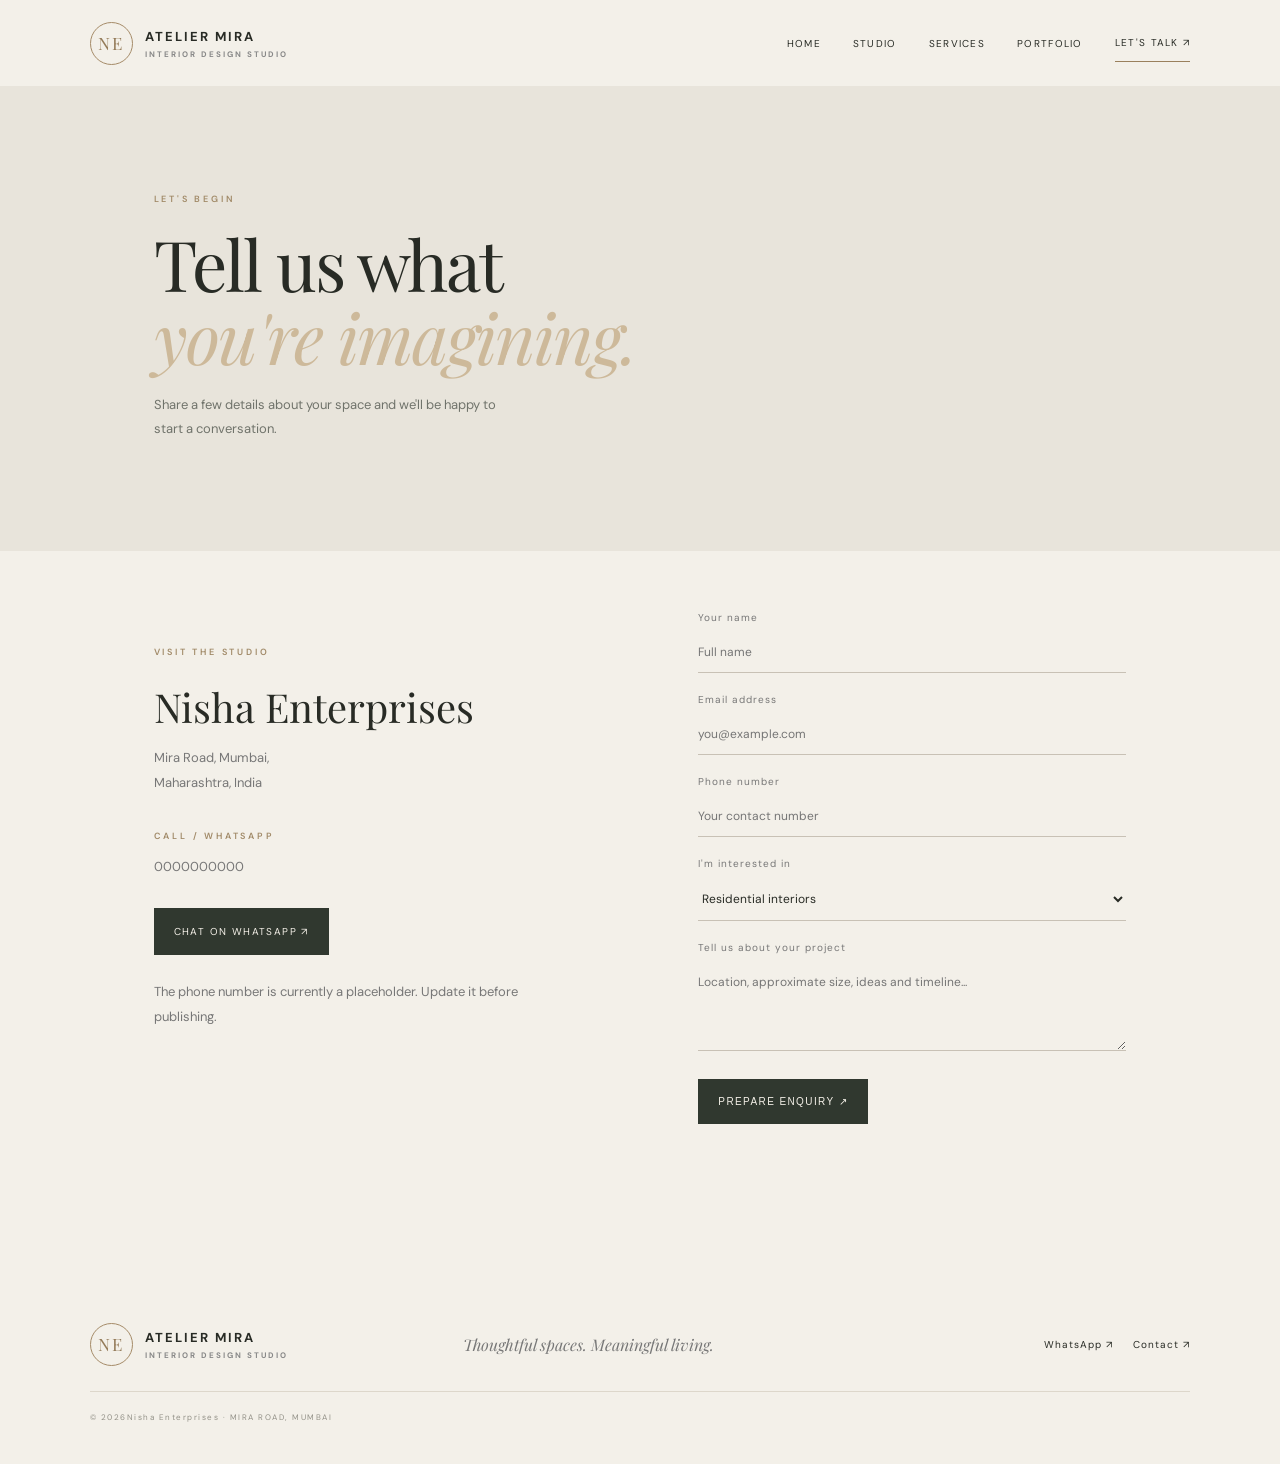
<file: contact.html>
<!doctype html><html lang="en"><head><meta charset="UTF-8"><meta name="viewport" content="width=device-width, initial-scale=1"><meta name="description" content="Nisha Enterprises — luxury interior design in Mira Road, Mumbai."><link rel="preconnect" href="https://fonts.googleapis.com"><link rel="preconnect" href="https://fonts.gstatic.com" crossorigin><link href="https://fonts.googleapis.com/css2?family=DM+Sans:wght@400;500;600;700&family=Playfair+Display:wght@400;500;600&display=swap" rel="stylesheet"><link rel="stylesheet" href="styles.css"><title>Contact | Nisha Enterprises</title></head><body><header class="header"><a class="logo" href="index.html"><span>NE</span><b>ATELIER MIRA<small>INTERIOR DESIGN STUDIO</small></b></a><button class="menu" aria-label="Toggle menu">☰</button><nav><a href="index.html">Home</a><a href="about.html">Studio</a><a href="services.html">Services</a><a href="portfolio.html">Portfolio</a><a class="navbtn" href="contact.html">Let's talk ↗</a></nav></header><section class="simplehero"><label class="kicker">LET'S BEGIN</label><h1>Tell us what<br><i>you're imagining.</i></h1><p>Share a few details about your space and we'll be happy to start a conversation.</p></section><section class="contactwrap wrap"><div class="contactinfo"><label class="kicker">VISIT THE STUDIO</label><h2>Nisha Enterprises</h2><p>Mira Road, Mumbai,<br>Maharashtra, India</p><label class="kicker">CALL / WHATSAPP</label><p><a href="tel:0000000000">0000000000</a></p><a class="btn dark" href="https://wa.me/910000000000" target="_blank" rel="noopener">Chat on WhatsApp ↗</a><p class="small">The phone number is currently a placeholder. Update it before publishing.</p></div><form id="enquiry"><label>Your name<input name="name" required placeholder="Full name"></label><label>Email address<input type="email" name="email" required placeholder="you@example.com"></label><label>Phone number<input name="phone" placeholder="Your contact number"></label><label>I'm interested in<select name="project"><option>Residential interiors</option><option>Apartment interiors</option><option>Modular kitchen</option><option>Office interiors</option><option>Other</option></select></label><label>Tell us about your project<textarea name="message" rows="4" placeholder="Location, approximate size, ideas and timeline..."></textarea></label><button class="btn dark" type="submit">Prepare enquiry ↗</button><p class="formmsg" aria-live="polite"></p></form></section><footer><a class="logo" href="index.html"><span>NE</span><b>ATELIER MIRA<small>INTERIOR DESIGN STUDIO</small></b></a><p>Thoughtful spaces. Meaningful living.</p><div><a href="https://wa.me/910000000000" target="_blank" rel="noopener">WhatsApp ↗</a><a href="contact.html">Contact ↗</a></div><small>© <span id="year"></span>Nisha Enterprises · MIRA ROAD, MUMBAI</small></footer><script src="script.js"></script></body></html>
</file>
<file: styles.css>
*{box-sizing:border-box}html{scroll-behavior:smooth}body{margin:0;background:#f3f0e9;color:#282b25;font-family:"DM Sans",sans-serif}a{color:inherit;text-decoration:none}.header{height:86px;padding:0 7%;display:flex;align-items:center;justify-content:space-between;background:#f3f0e9;position:relative;z-index:10}.logo{display:flex;align-items:center;gap:12px;font-size:13px;letter-spacing:2px}.logo>span{width:43px;height:43px;border:1px solid #a58b68;border-radius:50%;display:grid;place-items:center;color:#947b59;font:17px "Playfair Display"}.logo small{display:block;font-size:8px;letter-spacing:2px;color:#888;margin-top:4px}.header nav{display:flex;align-items:center;gap:32px;text-transform:uppercase;font-size:10px;letter-spacing:1.3px}.header nav a:hover{color:#a18158}.navbtn{border-bottom:1px solid #9a805d;padding:12px 0}.menu{display:none;background:none;border:0;font-size:24px}.hero{height: min(790px,85vh);min-height:570px;position:relative;color:white;display:flex;align-items:center;overflow:hidden}.heroimg,.shade{position:absolute;inset:0}.heroimg{background:url("https://images.unsplash.com/photo-1600210492486-724fe5c67fb0?auto=format&fit=crop&w=2000&q=90") center/cover;animation:zoom 18s alternate infinite}.shade{background:linear-gradient(90deg,rgba(20,25,20,.76),rgba(20,25,20,.18))}.herotxt{position:relative;margin-left:12%;max-width:650px}.herotxt label,.kicker{font-size:9px;letter-spacing:2.8px;color:#a18a68;font-weight:600}.herotxt label{color:#dfcfb7}.herotxt h1,.pagehero h1,.simplehero h1,.cta h2{font:clamp(58px,7vw,100px)/1.04 "Playfair Display";letter-spacing:-2px;margin:25px 0}.herotxt i,.pagehero i,.simplehero i,.cta i,h2 i{color:#cdb99a;font-weight:400}.herotxt p,.simplehero p{font-size:13px;line-height:1.9;color:#e7e5df;max-width:370px;margin-bottom:34px}.btn{display:inline-flex;gap:35px;align-items:center;background:#e8dfd1;color:#2c3029;padding:17px 20px;font-size:10px;letter-spacing:1.4px;text-transform:uppercase;border:0;cursor:pointer;transition:.2s}.btn:hover{background:#cdb99a;transform:translateY(-2px)}.btn b{font-size:17px}.herobottom{position:absolute;bottom:26px;left:7%;right:7%;display:flex;justify-content:space-between;font-size:8px;letter-spacing:2px}.wrap{padding-left:12%;padding-right:12%}.intro{padding-top:120px;padding-bottom:120px;display:grid;grid-template-columns:1fr 2fr;gap:8%}.intro h2,.sectiontop h2,.feature h2,.split h2{font:clamp(43px,5vw,68px)/1.08 "Playfair Display";letter-spacing:-1.5px;margin:20px 0}.intro h2 i,.sectiontop h2 i,.feature h2 i,.split h2 i{color:#9d8667}.intro p,.feature p,.split p{font-size:13px;line-height:2;color:#77796f;max-width:500px}.under{display:inline-block;border-bottom:1px solid #a18b6a;padding-bottom:8px;margin-top:16px;font-size:10px;text-transform:uppercase;letter-spacing:1.4px}.services,.values{background:#e8e4db;padding:105px 0}.sectiontop{display:flex;justify-content:space-between;align-items:end;margin-bottom:45px}.servicegrid{display:grid;grid-template-columns:1fr 1fr;border-top:1px solid #c9c1b4}.servicegrid>a{padding:30px 20px 30px 0;border-bottom:1px solid #c9c1b4;position:relative}.servicegrid>a:nth-child(odd){border-right:1px solid #c9c1b4}.servicegrid>a:nth-child(even){padding-left:35px}.servicegrid span,.valuegrid span{font-size:9px;color:#9b8464;letter-spacing:1px}.servicegrid h3,.valuegrid h3{font:25px "Playfair Display";font-weight:400;margin:15px 0 8px}.servicegrid p,.valuegrid p{font-size:12px;color:#77796f;line-height:1.8;max-width:360px}.servicegrid b{position:absolute;right:20px;top:30px;color:#9b8464}.feature{padding-top:120px;padding-bottom:120px;display:grid;grid-template-columns:1.1fr 1fr;gap:9%;align-items:center}.feature img{width:100%;height:500px;object-fit:cover}.feature .btn{margin-top:20px}.dark{background:#30382f;color:#f4f0e8}.cta{background:#626b5c;color:#fff;text-align:center;padding:100px 20px}.cta h2{font-size:clamp(45px,6vw,75px)}.cta .btn{margin-top:15px}.cta .kicker{color:#ddc9a9}footer{padding:42px 7%;display:grid;grid-template-columns:1fr 1fr 1fr;gap:20px;align-items:center}footer>p{font:italic 16px "Playfair Display";color:#777}footer>div{text-align:right;font-size:10px;letter-spacing:1px}footer>div a{margin-left:20px}footer>small{grid-column:1/-1;border-top:1px solid #ddd7cb;padding-top:20px;font-size:8px;letter-spacing:1.5px;color:#929087}.pagehero{height:480px;position:relative;color:white;display:flex;align-items:center;padding:0 12%;overflow:hidden}.pagehero img{position:absolute;inset:0;width:100%;height:100%;object-fit:cover}.pagehero:after{content:"";position:absolute;inset:0;background:linear-gradient(90deg,rgba(24,28,23,.72),rgba(24,28,23,.1))}.pagehero>div{position:relative;z-index:1}.pagehero h1{font-size:76px}.split{padding-top:110px;padding-bottom:110px;display:grid;grid-template-columns:1fr 1fr;gap:10%}.split p:first-child{margin-top:0}.values{padding:80px 0}.valuegrid{display:grid;grid-template-columns:repeat(3,1fr);gap:40px}.simplehero{padding:100px 12% 75px;background:#e8e4db}.simplehero h1{font-size:70px;margin:20px 0}.simplehero p{color:#70736b}.service-list{padding-top:40px;padding-bottom:100px}.service-list article{display:grid;grid-template-columns:.7fr 1.2fr 1fr;gap:35px;align-items:center;padding:45px 0;border-bottom:1px solid #d2cabe;scroll-margin-top:30px}.service-list article>span{font-size:9px;letter-spacing:1.5px;color:#9b8464}.service-list h2{font:34px "Playfair Display";font-weight:400;margin:0 0 12px}.service-list p{font-size:12px;line-height:1.9;color:#74766e}.service-list img{width:100%;height:190px;object-fit:cover}.portfolio{padding-top:55px;padding-bottom:100px}.filters{display:flex;gap:25px;margin-bottom:30px;flex-wrap:wrap}.filters button{background:none;border:0;border-bottom:1px solid transparent;padding:8px 0;font:10px "DM Sans";letter-spacing:1px;text-transform:uppercase;color:#89877f;cursor:pointer}.filters button.active{border-color:#9b8464;color:#292d26}.gallery{display:grid;grid-template-columns:repeat(2,1fr);gap:30px 20px}.gallery figure{margin:0}.gallery img{width:100%;height:340px;object-fit:cover;display:block}.gallery figcaption{padding:14px 0;font:21px "Playfair Display"}.gallery figcaption small{float:right;font:8px "DM Sans";letter-spacing:1.5px;color:#9b8464;margin-top:7px}.note,.small{font-size:10px;color:#888;margin-top:25px}.contactwrap{padding-top:60px;padding-bottom:110px;display:grid;grid-template-columns:1fr 1fr;gap:12%}.contactinfo h2{font:40px "Playfair Display";font-weight:400;margin:22px 0 10px}.contactinfo p{font-size:13px;line-height:1.9;color:#777}.contactinfo .kicker{display:block;margin-top:35px}.contactinfo .btn{margin-top:15px}.contactwrap form{display:flex;flex-direction:column;gap:20px}.contactwrap form label{font-size:10px;letter-spacing:1px;color:#777}.contactwrap input,.contactwrap select,.contactwrap textarea{display:block;width:100%;margin-top:8px;padding:12px 0;background:transparent;border:0;border-bottom:1px solid #c8c1b5;border-radius:0;outline:none;font:12px "DM Sans";color:#282b25}.contactwrap textarea{resize:vertical}.contactwrap form .btn{align-self:flex-start;margin-top:8px}.formmsg{font-size:11px;color:#8b7658}@keyframes zoom{to{transform:scale(1.07)}}[hidden]{display:none!important}@media(max-width:800px){.header{height:72px;padding:0 6%}.menu{display:block}.header nav{display:none;position:absolute;top:72px;left:0;right:0;padding:25px 7%;background:#f3f0e9;flex-direction:column;align-items:flex-start;gap:22px}.header nav.open{display:flex}.wrap{padding-left:8%;padding-right:8%}.intro,.feature,.split,.contactwrap{grid-template-columns:1fr;gap:30px}.intro{padding-top:80px;padding-bottom:80px}.feature img{height:370px}.sectiontop{display:block}.servicegrid{margin-top:30px}.pagehero{height:390px;padding:0 8%}.pagehero h1,.simplehero h1{font-size:58px}.simplehero{padding:75px 8% 55px}.service-list article{grid-template-columns:1fr 1fr}.service-list article>span{grid-column:1/-1}.service-list img{height:160px}.valuegrid{grid-template-columns:1fr 1fr}.contactwrap{padding-top:40px}footer{grid-template-columns:1fr 1fr}footer>p{grid-column:1/-1;grid-row:2}footer>div{grid-column:2;grid-row:1}}@media(max-width:480px){.herotxt{margin:0 8%}.herotxt h1{font-size:54px}.herobottom{font-size:7px}.servicegrid{grid-template-columns:1fr}.servicegrid>a:nth-child(odd){border-right:0}.servicegrid>a:nth-child(even){padding-left:0}.servicegrid>a{padding:25px 0}.gallery{grid-template-columns:1fr}.gallery img{height:300px}.service-list article{grid-template-columns:1fr}.service-list article>span{grid-column:auto}.service-list img{height:220px}.valuegrid{grid-template-columns:1fr}.pagehero h1,.simplehero h1{font-size:48px}footer{padding:35px 7%}}
</file>
